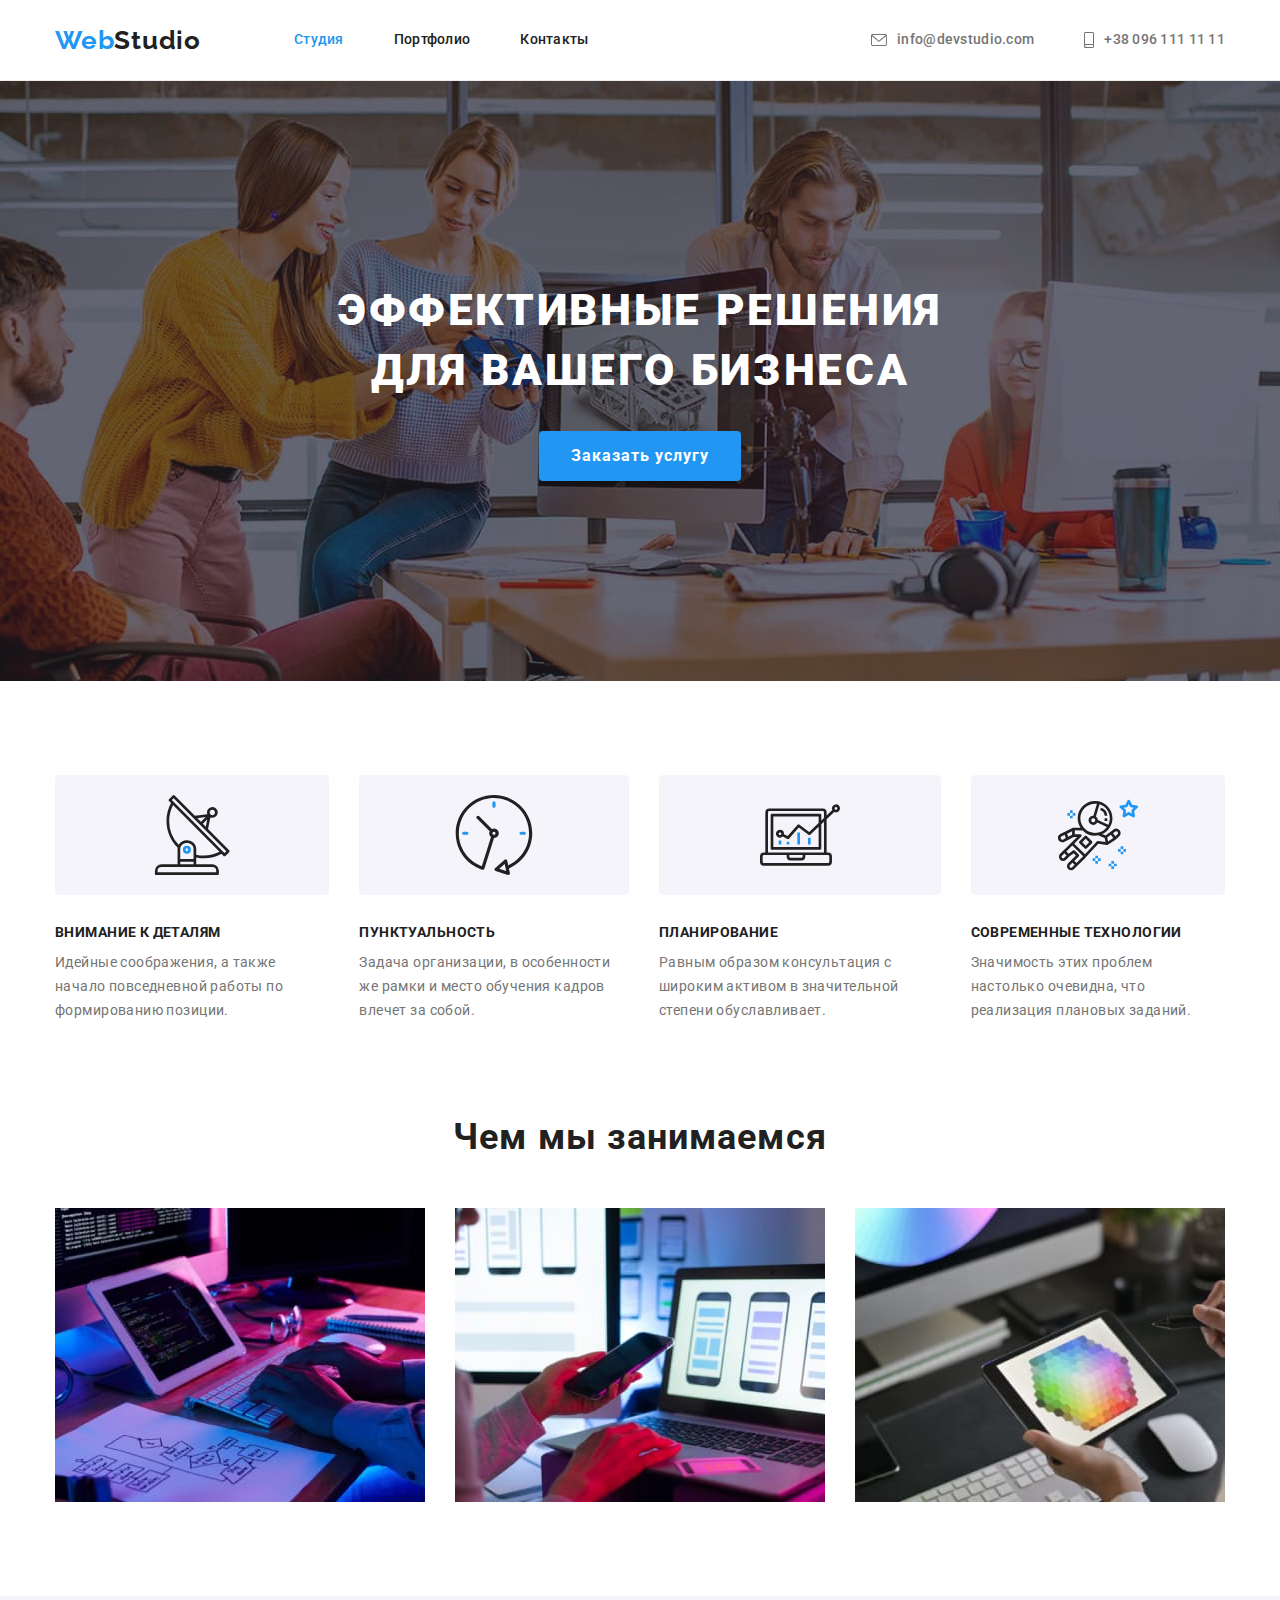
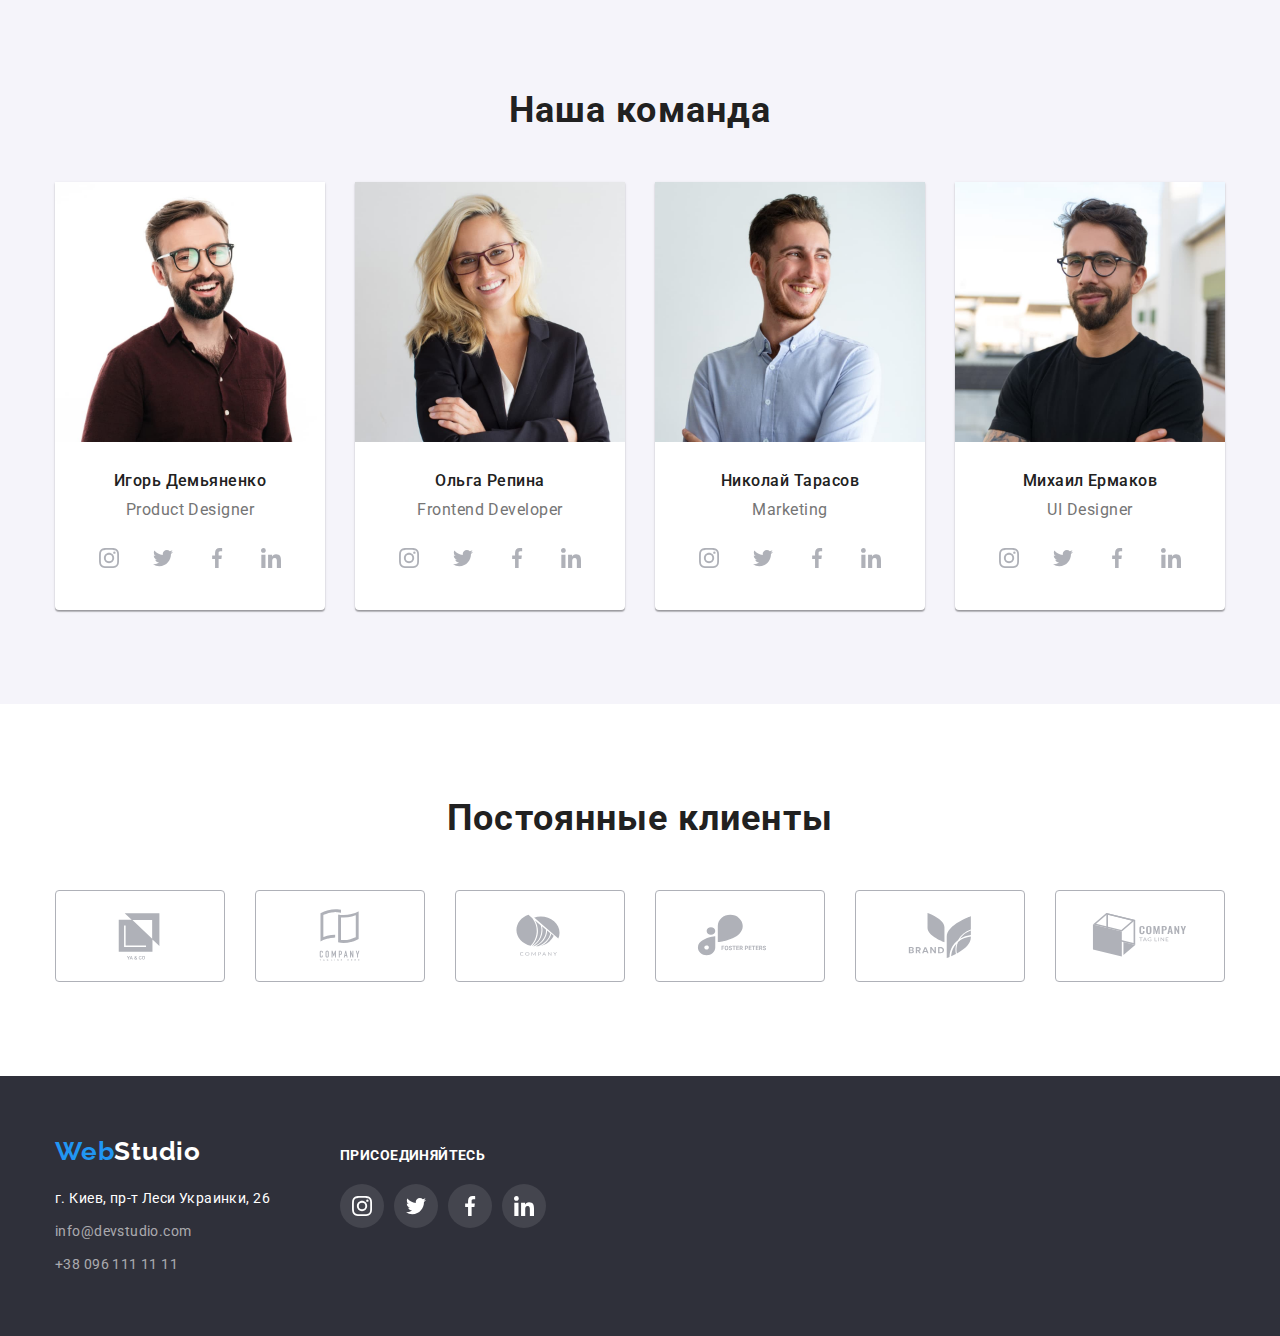
<file: index.html>
<!DOCTYPE html>
<html lang="ru">
  <head>
    <meta charset="UTF-8" />
    <meta http-equiv="X-UA-Compatible" content="IE=edge" />
    <meta name="viewport" content="width=device-width, initial-scale=1.0" />
    <title>Студия</title>
    <link rel="preconnect" href="https://fonts.googleapis.com" />
    <link rel="preconnect" href="https://fonts.gstatic.com" crossorigin />
    <link
      href="https://fonts.googleapis.com/css2?family=Raleway:wght@700&family=Roboto:wght@400;500;700;900&display=swap"
      rel="stylesheet"
    />
    <link
      rel="stylesheet"
      href="https://cdnjs.cloudflare.com/ajax/libs/modern-normalize/1.1.0/modern-normalize.min.css"
    />
    <link rel="stylesheet" href="./css/styles.css" />
  </head>
  <body>
    <!--Шапка-->
    <header class="page-header">
      <div class="container header">
        <a class="logo-link" href="./index.html" lang="en"
          ><span class="logo-web">Web</span>Studio</a
        >
        <nav class="nav">
          <ul class="site-nav list">
            <li class="site-nav-item">
              <a href="./index.html" class="site-nav-link current">Студия</a>
            </li>
            <li class="site-nav-item">
              <a href="./portfolio.html" class="site-nav-link">Портфолио</a>
            </li>
            <li class="site-nav-item"><a href="/Контакты" class="site-nav-link">Контакты</a></li>
          </ul>
        </nav>

        <ul class="auth-nav list">
          <li class="auth-nav-item">
            <a class="auth-nav-link" href="mailto:info@devstudio.com" lang="en"
              ><svg class="envelope">
                <use href="./image/icons.svg#envelope"></use>
              </svg>
              info@devstudio.com</a
            >
          </li>
          <li class="auth-nav-item">
            <a href="tel:+380961111111" class="auth-nav-link"
              ><svg class="smartphone">
                <use href="./image/icons.svg#smartphone"></use>
              </svg>
              +38 096 111 11 11</a
            >
          </li>
        </ul>
      </div>
    </header>
    <main>
      <!--Герой-->
      <section class="hero overlay section">
        <div class="container">
          <h1 class="hero-title">Эффективные решения для вашего бизнеса</h1>
          <button class="hero-button" type="button">Заказать услугу</button>
        </div>
      </section>
      <!--Преимущества компании-->
      <section class="benefits section">
        <div class="container">
          <h2 class="visually-hidden">Наши Преимущества</h2>
          <ul class="benefits-list list">
            <li class="benefits-item icon-antenna">
              <div class="icon">
                <svg class="benefits-icon" width="80" height="80">
                  <use href="./image/icons.svg#antenna"></use>
                </svg>
              </div>
              <h3 class="title">Внимание к деталям</h3>
              <p class="benefits-text">
                Идейные соображения, а также начало повседневной работы по формированию позиции.
              </p>
            </li>
            <li class="benefits-item icon-clock">
              <div class="icon">
                <svg class="benefits-icon" width="80" height="80">
                  <use href="./image/icons.svg#clock"></use>
                </svg>
              </div>
              <h3 class="title">Пунктуальность</h3>
              <p class="benefits-text">
                Задача организации, в особенности же рамки и место обучения кадров влечет за собой.
              </p>
            </li>
            <li class="benefits-item icon-diagram">
              <div class="icon">
                <svg class="benefits-icon" width="80" height="80">
                  <use href="./image/icons.svg#diagram"></use>
                </svg>
              </div>
              <h3 class="title">Планирование</h3>
              <p class="benefits-text">
                Равным образом консультация с широким активом в значительной степени обуславливает.
              </p>
            </li>
            <li class="benefits-item icon-astronaut">
              <div class="icon">
                <svg class="benefits-icon" width="80" height="80">
                  <use href="./image/icons.svg#astronaut"></use>
                </svg>
              </div>
              <h3 class="title">Современные технологии</h3>
              <p class="benefits-text">
                Значимость этих проблем настолько очевидна, что реализация плановых заданий.
              </p>
            </li>
          </ul>
        </div>
      </section>
      <!--Чем занимается компания-->
      <section class="section work">
        <div class="container">
          <h2 class="headline-primary">Чем мы занимаемся</h2>
          <ul class="work-list list">
            <li class="work-item">
              <img
                class="work-pic"
                src="./image/img.jpeg"
                alt="Человек пишет код"
                width="370"
                height="294"
              />
            </li>
            <li class="work-item">
              <img
                class="work-pic"
                src="./image/img2.jpeg"
                alt="Человек выбирает дизайн проекта"
                width="370"
                height="294"
              />
            </li>
            <li class="work-item">
              <img
                class="work-pic"
                src="./image/img3.jpeg"
                alt="Человек выбирает из цветовой палитры"
                width="370"
                height="294"
              />
            </li>
          </ul>
        </div>
      </section>
      <!--Команда-->
      <section class="team section">
        <div class="container">
          <h2 class="headline-primary">Наша команда</h2>
          <ul class="team-list list">
            <li class="team-item">
              <img
                class="gallery-pic"
                src="./image/foto1.jpeg"
                alt="Фото члена команды Игорь Демьяненко"
                width="270"
                height="260"
              />
              <div class="team-content">
                <h3 class="gallery-headline">Игорь Демьяненко</h3>
                <p class="text-index">Product Designer</p>
                <ul class="team-list-link list">
                  <li class="team-link-item">
                    <a class="social-link" href=""
                      ><svg class="social-icon" width="20" height="20">
                        <use href="./image/icons.svg#instagram"></use>
                      </svg>
                    </a>
                  </li>
                  <li class="team-link-item">
                    <a class="social-link" href=""
                      ><svg class="social-icon" width="20" height="20">
                        <use href="./image/icons.svg#twitter"></use>
                      </svg>
                    </a>
                  </li>
                  <li class="team-link-item">
                    <a class="social-link" href=""
                      ><svg class="social-icon" width="20" height="20">
                        <use href="./image/icons.svg#facebook"></use>
                      </svg>
                    </a>
                  </li>
                  <li class="team-link-item">
                    <a class="social-link" href=""
                      ><svg class="social-icon" width="20" height="20">
                        <use href="./image/icons.svg#linkedin"></use>
                      </svg>
                    </a>
                  </li>
                </ul>
              </div>
            </li>
            <li class="team-item">
              <img
                class="gallery-pic"
                src="./image/foto2.jpeg"
                alt="Фото члена команды Ольга Репина"
                width="270"
                height="260"
              />
              <div class="team-content">
                <h3 class="gallery-headline">Ольга Репина</h3>
                <p class="text-index">Frontend Developer</p>
                <ul class="team-list-link list">
                  <li class="team-link-item">
                    <a class="social-link"
                      ><svg class="social-icon" width="20" height="20">
                        <use href="./image/icons.svg#instagram"></use>
                      </svg>
                    </a>
                  </li>
                  <li class="team-link-item">
                    <a class="social-link"
                      ><svg class="social-icon" width="20" height="20">
                        <use href="./image/icons.svg#twitter"></use>
                      </svg>
                    </a>
                  </li>
                  <li class="team-link-item">
                    <a class="social-link"
                      ><svg class="social-icon" width="20" height="20">
                        <use href="./image/icons.svg#facebook"></use>
                      </svg>
                    </a>
                  </li>
                  <li class="team-link-item">
                    <a class="social-link"
                      ><svg class="social-icon" width="20" height="20">
                        <use href="./image/icons.svg#linkedin"></use>
                      </svg>
                    </a>
                  </li>
                </ul>
              </div>
            </li>
            <li class="team-item">
              <img
                class="gallery-pic"
                src="./image/foto3.jpeg"
                alt="Фото члена команды Николай Тарасов"
                width="270"
                height="260"
              />
              <div class="team-content">
                <h3 class="gallery-headline">Николай Тарасов</h3>
                <p class="text-index">Marketing</p>
                <ul class="team-list-link list">
                  <li class="team-link-item">
                    <a class="social-link"
                      ><svg class="social-icon" width="20" height="20">
                        <use href="./image/icons.svg#instagram"></use>
                      </svg>
                    </a>
                  </li>
                  <li class="team-link-item">
                    <a class="social-link"
                      ><svg class="social-icon" width="20" height="20">
                        <use href="./image/icons.svg#twitter"></use>
                      </svg>
                    </a>
                  </li>
                  <li class="team-link-item">
                    <a class="social-link"
                      ><svg class="social-icon" width="20" height="20">
                        <use href="./image/icons.svg#facebook"></use>
                      </svg>
                    </a>
                  </li>
                  <li class="team-link-item">
                    <a class="social-link"
                      ><svg class="social-icon" width="20" height="20">
                        <use href="./image/icons.svg#linkedin"></use>
                      </svg>
                    </a>
                  </li>
                </ul>
              </div>
            </li>
            <li class="team-item">
              <img
                class="gallery-pic"
                src="./image/foto4.jpeg"
                alt="Фото члена команды Михаил Ермаков"
                width="270"
                height="260"
              />
              <div class="team-content">
                <h3 class="gallery-headline">Михаил Ермаков</h3>
                <p class="text-index">UI Designer</p>
                <ul class="team-list-link list">
                  <li class="team-link-item">
                    <a class="social-link"
                      ><svg class="social-icon" width="20" height="20">
                        <use href="./image/icons.svg#instagram"></use>
                      </svg>
                    </a>
                  </li>
                  <li class="team-link-item">
                    <a class="social-link"
                      ><svg class="social-icon" width="20" height="20">
                        <use href="./image/icons.svg#twitter"></use>
                      </svg>
                    </a>
                  </li>
                  <li class="team-link-item">
                    <a class="social-link"
                      ><svg class="social-icon" width="20" height="20">
                        <use href="./image/icons.svg#facebook"></use>
                      </svg>
                    </a>
                  </li>
                  <li class="team-link-item">
                    <a class="social-link"
                      ><svg class="social-icon" width="20" height="20">
                        <use href="./image/icons.svg#linkedin"></use>
                      </svg>
                    </a>
                  </li>
                </ul>
              </div>
            </li>
          </ul>
        </div>
      </section>
      <!-- Клиенты -->
      <section class="section clients">
        <div class="container">
          <h2 class="headline-primary">Постоянные клиенты</h2>
          <ul class="list-clients list">
            <li class="item-clients">
              <a class="link-clients" href=""
                ><svg class="clients-icon" width="106" height="60">
                  <use href="./image/icons.svg#YaCo"></use>
                </svg>
              </a>
            </li>
            <li class="item-clients">
              <a class="link-clients" href=""
                ><svg class="clients-icon" width="106" height="60">
                  <use href="./image/icons.svg#company"></use>
                </svg>
              </a>
            </li>
            <li class="item-clients">
              <a class="link-clients" href=""
                ><svg class="clients-icon" width="106" height="60">
                  <use href="./image/icons.svg#Logo"></use>
                </svg>
              </a>
            </li>
            <li class="item-clients">
              <a class="link-clients" href=""
                ><svg class="clients-icon" width="106" height="60">
                  <use href="./image/icons.svg#foster"></use>
                </svg>
              </a>
            </li>
            <li class="item-clients">
              <a class="link-clients" href=""
                ><svg class="clients-icon" width="106" height="60">
                  <use href="./image/icons.svg#brand"></use>
                </svg>
              </a>
            </li>
            <li class="item-clients">
              <a class="link-clients" href=""
                ><svg class="clients-icon" width="106" height="60">
                  <use href="./image/icons.svg#tagline"></use>
                </svg>
              </a>
            </li>
          </ul>
        </div>
      </section>
    </main>
    <!--Футер-->
    <footer class="footer">
      <div class="container">
        <div class="div-footer">
          <div class="div-address">
            <a href="./index.html" class="logo-footer" lang="en"
              ><span class="logo-web">Web</span><span class="logo-studio">Studio</span></a
            >
            <address class="address">
              <ul class="address-list list">
                <li class="address-item">
                  <a
                    href="https://goo.gl/maps/HDMTTbNd2vz2HDnC8"
                    target="_blank"
                    rel="noreferr noopener"
                    class="footer-link"
                    >г. Киев, пр-т Леси Украинки, 26</a
                  >
                </li>
                <li class="address-item">
                  <a href="mailto:info@devstudio.com" class="auth-address" lang="en"
                    >info@devstudio.com</a
                  >
                </li>
                <li class="address-item">
                  <a href="tel:+380961111111" class="auth-address">+38 096 111 11 11</a>
                </li>
              </ul>
            </address>
          </div>
          <div class="div-social">
            <h2 class="footer-title">присоединяйтесь</h2>
            <ul class="footer-list-link list">
              <li class="footer-link-item">
                <a class="footer-social-link" href=""
                  ><svg class="social-icon" width="20" height="20">
                    <use href="./image/icons.svg#instagram"></use>
                  </svg>
                </a>
              </li>
              <li class="footer-link-item">
                <a class="footer-social-link" href=""
                  ><svg class="social-icon" width="20" height="20">
                    <use href="./image/icons.svg#twitter"></use>
                  </svg>
                </a>
              </li>
              <li class="footer-link-item">
                <a class="footer-social-link" href=""
                  ><svg class="footer-social-icon" width="20" height="20">
                    <use href="./image/icons.svg#facebook"></use>
                  </svg>
                </a>
              </li>
              <li class="footer-link-item">
                <a class="footer-social-link" href=""
                  ><svg class="footer-social-icon" width="20" height="20">
                    <use href="./image/icons.svg#linkedin"></use>
                  </svg>
                </a>
              </li>
            </ul>
          </div>
        </div>
      </div>
    </footer>
  </body>
</html>
</file>
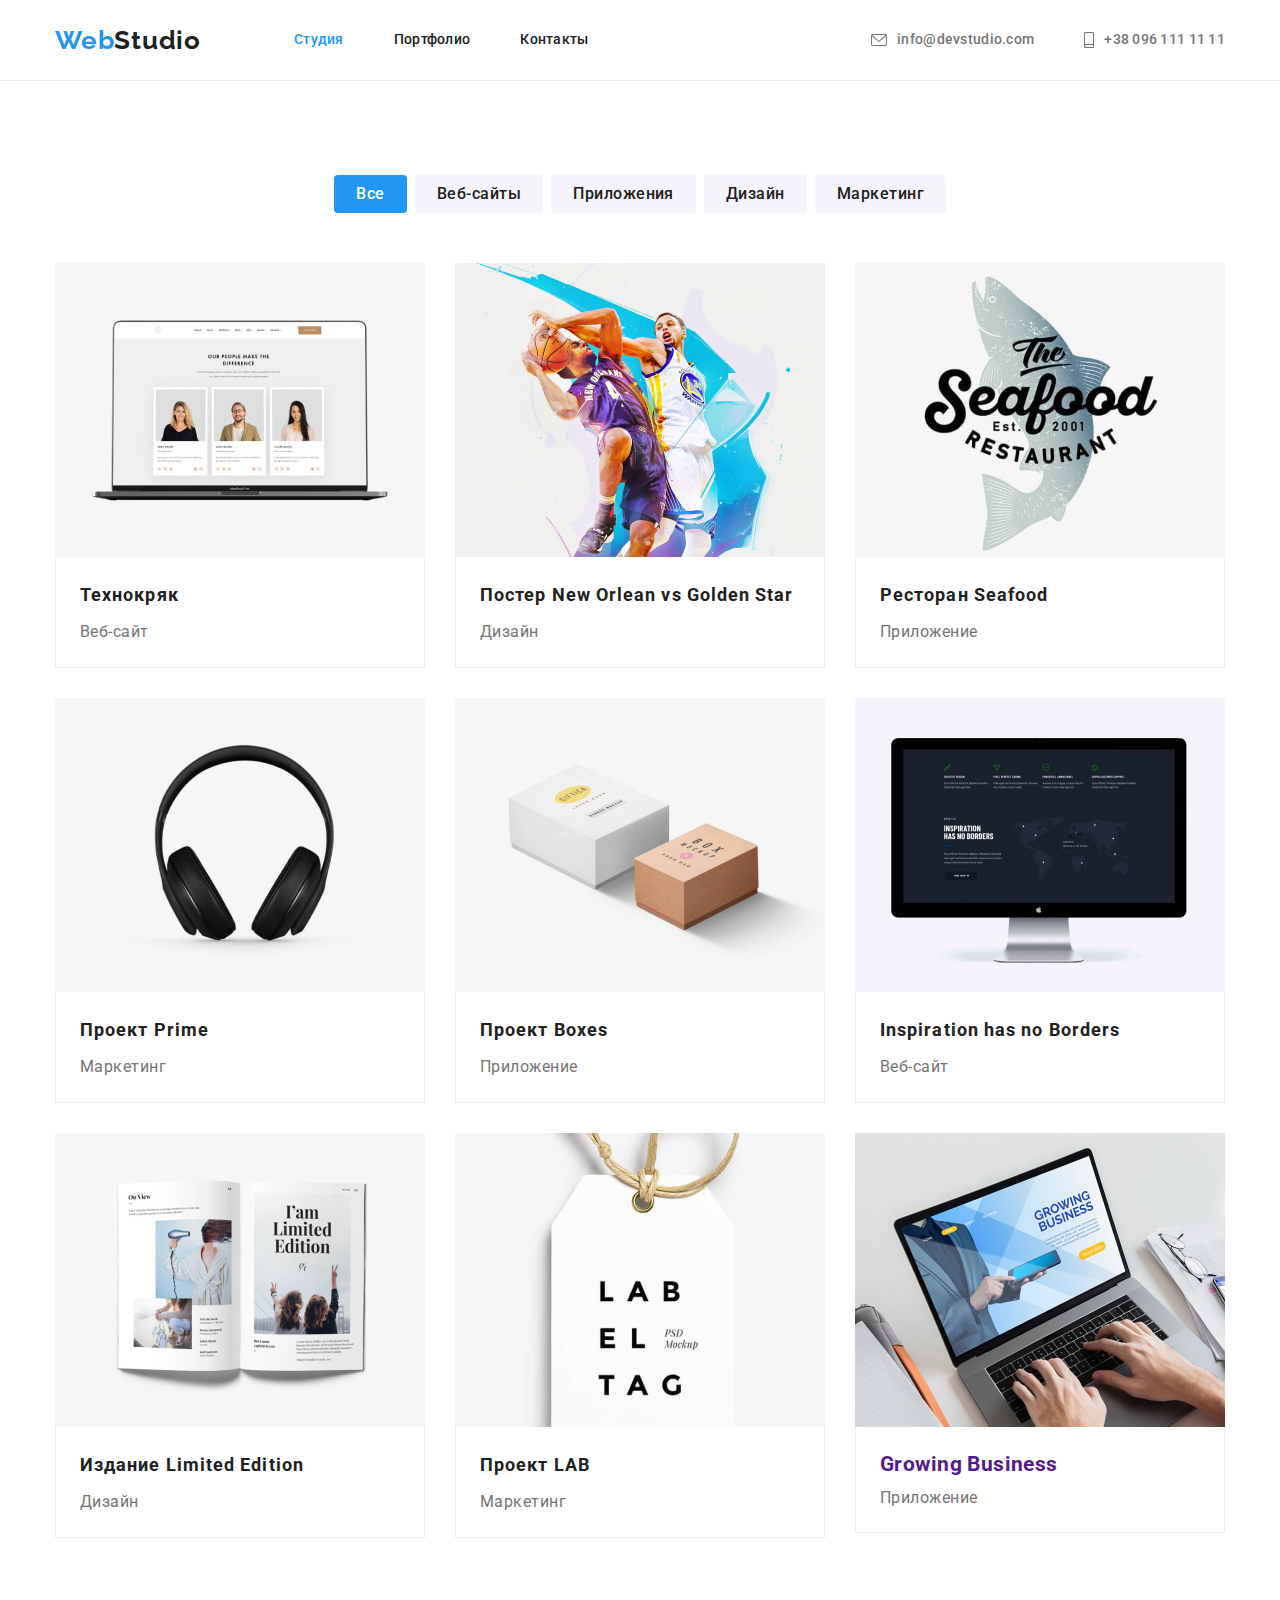
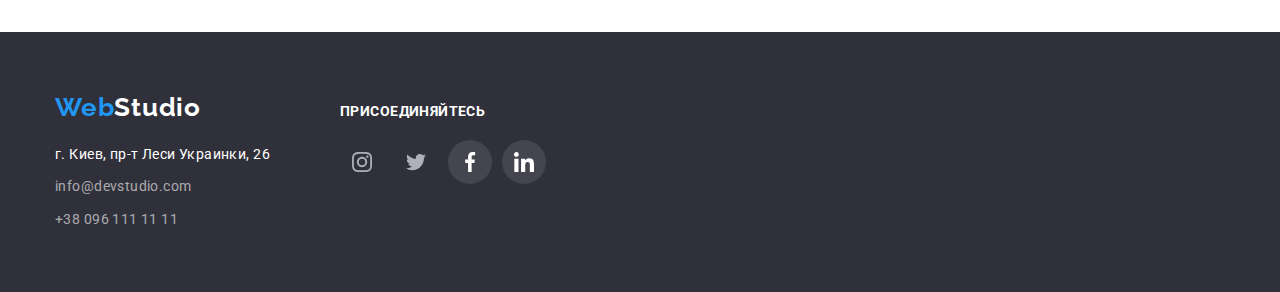
<file: portfolio.html>
<!DOCTYPE html>
<html lang="ru">
  <head>
    <meta charset="UTF-8" />
    <meta http-equiv="X-UA-Compatible" content="IE=edge" />
    <meta name="viewport" content="width=device-width, initial-scale=1.0" />
    <title>Портфолио</title>
    <link rel="preconnect" href="https://fonts.googleapis.com" />
    <link rel="preconnect" href="https://fonts.gstatic.com" crossorigin />
    <link
      href="https://fonts.googleapis.com/css2?family=Raleway:wght@700&family=Roboto:wght@400;500;700;900&display=swap"
      rel="stylesheet"
    />
    <link
      rel="stylesheet"
      href="https://cdnjs.cloudflare.com/ajax/libs/modern-normalize/1.1.0/modern-normalize.min.css"
    />
    <link rel="stylesheet" href="./css/styles.css" />
  </head>

  <body>
    <!--Шапка-->
    <header class="page-header">
      <div class="container header">
        <a class="logo-link" href="./index.html" lang="en"
          ><span class="logo-web">Web</span>Studio</a
        >
        <nav class="nav">
          <ul class="site-nav list">
            <li class="site-nav-item">
              <a href="./index.html" class="site-nav-link current">Студия</a>
            </li>
            <li class="site-nav-item">
              <a href="./portfolio.html" class="site-nav-link">Портфолио</a>
            </li>
            <li class="site-nav-item"><a href="/Контакты" class="site-nav-link">Контакты</a></li>
          </ul>
        </nav>

        <ul class="auth-nav list">
          <li class="auth-nav-item">
            <a class="auth-nav-link" href="mailto:info@devstudio.com" lang="en"
              ><svg class="envelope">
                <use href="./image/icons.svg#envelope"></use>
              </svg>
              info@devstudio.com</a
            >
          </li>
          <li class="auth-nav-item">
            <a href="tel:+380961111111" class="auth-nav-link"
              ><svg class="smartphone">
                <use href="./image/icons.svg#smartphone"></use>
              </svg>
              +38 096 111 11 11</a
            >
          </li>
        </ul>
      </div>
    </header>
    <main>
      <!--Фильтры-->
      <section class="section">
        <div class="container">
          <h1 class="visually-hidden">Примеры работ</h1>
          <ul class="button-list list">
            <li class="button-item">
              <button type="button" class="button-primary">Все</button>
            </li>
            <li class="button-item">
              <button type="button" class="button-secondary">Веб-сайты</button>
            </li>
            <li class="button-item">
              <button type="button" class="button-secondary">Приложения</button>
            </li>
            <li class="button-item">
              <button type="button" class="button-secondary">Дизайн</button>
            </li>
            <li class="button-item">
              <button type="button" class="button-secondary">Маркетинг</button>
            </li>
          </ul>

          <ul class="portfolio list">
            <li class="portfolio-item">
              <a class="portfolio-link" href="">
                <img
                  class="portfolio-pic"
                  src="./image/img-0-hw2.jpeg"
                  alt="Фото специалистов"
                  width="370"
                  height="294"
                />
                <div class="card-content">
                  <h2 class="galery-headline-portfolio">Технокряк</h2>
                  <p class="text">Веб-сайт</p>
                </div>
              </a>
            </li>
            <li class="portfolio-item">
              <a class="portfolio-link" href="">
              <img
                class="portfolio-pic"
                src="./image/img-1-hw2.jpeg"
                alt="Игроки в баскетбол"
                width="370"
                height="294"
              />
              <div class="card-content">
                <h2 class="galery-headline-portfolio">Постер New Orlean vs Golden Star</h2>
                <p class="text">Дизайн</p>
              </div>
              </a>
            </li>
            <li class="portfolio-item">
              <a class="portfolio-link" href="">
              <img
                class="portfolio-pic"
                src="./image/img-2-hw2.jpeg"
                alt="Логотив ресторана Сифуд"
                width="370"
                height="294"
              />
              <div class="card-content">
                <h2 class="galery-headline-portfolio">Ресторан <span lang="en">Seafood</span></h2>
                <p class="text">Приложение</p>
              </div>
            </a>
            </li>
            <li class="portfolio-item">
              <a class="portfolio-link" href="">
              <img
                class="portfolio-pic"
                src="./image/img-3-hw2.jpeg"
                alt="Наушники"
                width="370"
                height="294"
              />
              <div class="card-content">
                <h2 class="galery-headline-portfolio">Проект <span lang="en">Prime</span></h2>
                <p class="text">Маркетинг</p>
              </div>
              </a>
            </li>
            <li class="portfolio-item">
              <class class="portfolio-link" href="">
              <img
                class="portfolio-pic"
                src="./image/img-4-hw2.jpeg"
                alt="Коробки"
                width="370"
                height="294"
              />
              <div class="card-content">
                <h2 class="galery-headline-portfolio">Проект <span lang="en">Boxes</span></h2>
                <p class="text">Приложение</p>
              </div>
            </a>
            </li>
            <li class="portfolio-item">
              <a class="portfolio-link" href="">
              <img
                class="portfolio-pic"
                src="./image/img-5-hw2.jpeg"
                alt="Монитор"
                width="370"
                height="294"
              />
              <div class="card-content">
                <h2 class="galery-headline-portfolio"><span>Inspiration has no Borders</span></h2>
                <p class="text">Веб-сайт</p>
              </div>
              </a>
            </li>
            <li class="portfolio-item">
              <a class="portfolio-link" href="">
              <img
                class="portfolio-pic"
                src="./image/img-6-hw2.jpeg"
                alt="Книга"
                width="370"
                height="294"
              />
              <div class="card-content">
                <h2 class="galery-headline-portfolio">
                  Издание <span lang="en">Limited Edition</span>
                </h2>
                <p class="text">Дизайн</p>
              </div>
              </a>
            </li>

            <li class="portfolio-item">
              <a class="portfolio-link" href="">
              <img
                class="portfolio-pic"
                src="./image/img-7-hw2.jpeg"
                alt="Ярлык"
                width="370"
                height="294"
              />
              <div class="card-content">
                <h2 class="galery-headline-portfolio">Проект <span lang="en">LAB</span></h2>
                <p class="text">Маркетинг</p>
              </div>
              </a>
            </li>
            <li class="portfolio-item">
              <a class="portfolio-link" href="">
              <img
                class="portfolio-pic"
                src="./image/img-8-hw2.jpeg"
                alt="Человек печатает на ноутбуке"
                width="370"
                height="294"
              />
              <div class="card-content">
                <h2 class="galery-headline"><span lang="en">Growing Business</span></h2>
                <p class="text">Приложение</p>
              </div>
              </a>
            </li>
          </ul>
        </div>
      </section>
    </main>
    <!--Футер-->
    <footer class="footer">
      <div class="container">
        <div class="div-footer">
          <div class="div-address">
            <a href="./index.html" class="logo-footer" lang="en"
              ><span class="logo-web">Web</span><span class="logo-studio">Studio</span></a
            >
            <address class="address">
              <ul class="address-list list">
                <li class="address-item">
                  <a
                    href="https://goo.gl/maps/HDMTTbNd2vz2HDnC8"
                    target="_blank"
                    rel="noreferr noopener"
                    class="footer-link"
                    >г. Киев, пр-т Леси Украинки, 26</a
                  >
                </li>
                <li class="address-item">
                  <a href="mailto:info@devstudio.com" class="auth-address" lang="en"
                    >info@devstudio.com</a
                  >
                </li>
                <li class="address-item">
                  <a href="tel:+380961111111" class="auth-address">+38 096 111 11 11</a>
                </li>
              </ul>
            </address>
          </div>
          <div class="div-social">
            <h2 class="footer-title">присоединяйтесь</h2>
            <ul class="footer-list-link list">
              <li class="footer-link-item">
                <a class="social-link"
                  ><svg class="social-icon" width="20" height="20">
                    <use href="./image/icons.svg#instagram"></use>
                  </svg>
                </a>
              </li>
              <li class="footer-link-item">
                <a class="social-link"
                  ><svg class="social-icon" width="20" height="20">
                    <use href="./image/icons.svg#twitter"></use>
                  </svg>
                </a>
              </li>
              <li class="footer-link-item">
                <a class="footer-social-link"
                  ><svg class="footer-social-icon" width="20" height="20">
                    <use href="./image/icons.svg#facebook"></use>
                  </svg>
                </a>
              </li>
              <li class="footer-link-item">
                <a class="footer-social-link"
                  ><svg class="footer-social-icon" width="20" height="20">
                    <use href="./image/icons.svg#linkedin"></use>
                  </svg>
                </a>
              </li>
            </ul>
          </div>
        </div>
      </div>
    </footer>
  </body>
</html>
</file>
<file: css/styles.css>
/* Голубой текст акцент #2196F3 */
/* Черный текс основной заголовок #212121 */
/* Белый текст основной #FFFFFF */
/* Белый хедер фон  #FFFFFF */
/* Серый текст не основной #757575 */
/* Наша команда фон #F5F4FA */
/* Герой, футер фон #2F303A */
/* Телефон и мыло rgba(255, 255, 255, 0.6); */
:root {
  --primary-text-color: #212121;
  --title-text-color: #ffffff;
  --secondary-text-color: #757575;
  --accent-color: #2196f3;
  --hero-footer-bg-color: #2f303a;
  --bgc-secondary: #f5f4fa;
  --clients-logo-color: #afb1b8;
  --list-set: 30px;
  --padding-site-nav: 32px;
  --margin-fifty: 50px;
  --padding-text: 24px;
}
.visually-hidden {
  position: absolute;
  width: 1px;
  height: 1px;
  margin: -1px;
  border: 0;
  padding: 0;
  white-space: nowrap;
  clip-path: inset(100%);
  clip: rect(0 0 0 0);
  overflow: hidden;
}

/* Основное */
body {
  color: var(--primary-text-color);
  font-family: Roboto, sans-serif;
  font-size: 14px;
  line-height: 1.71;
  letter-spacing: 0.03em;
}
h1,
h2,
h3,
h4,
h5,
h6,
p {
  margin-top: 0;
  margin-bottom: 0;
}
img {
  display: block;
}
a {
  text-decoration: none;
}
.list {
  padding: 0;
  margin: 0;
  list-style: none;
}
.section {
  padding-top: 94px;
  padding-bottom: 94px;
}

.container {
  width: 1200px;
  padding-left: 15px;
  padding-right: 15px;
  margin-left: auto;
  margin-right: auto;
}

/* Лого */
.page-header {
  border-bottom: 1px solid #ececec;
}
.logo-web {
  color: var(--accent-color);
}
.logo-studio {
  color: var(--title-text-color);
}
.logo-link {
  margin-right: 93px;

  font-family: Raleway, sans-serif;
  font-weight: 700;
  font-size: 26px;
  line-height: 1.19;
  letter-spacing: 0.03em;

  color: var(--primary-text-color);
}
.logo-link:hover,
.logo-link:focus {
  color: var(--accent-color);
}

/* Навигация */
.header {
  display: flex;
  align-items: center;
}

.site-nav {
  display: flex;
  align-items: center;
}

.site-nav-link {
  color: var(--primary-text-color);
}
.site-nav-item {
  padding-top: var(--padding-site-nav);
  padding-bottom: var(--padding-site-nav);
  font-weight: 500;
  line-height: 1.14;
  letter-spacing: 0.02em;
}
.site-nav-item:not(:last-child) {
  margin-right: var(--margin-fifty);
}

.site-nav-link:hover,
.site-nav-link:focus {
  color: var(--accent-color);
}

.site-nav-link.current:hover,
.site-nav-link.current:focus {
  color: var(--accent-color);
}
.site-nav-link.current {
  color: var(--accent-color);
}
/* auth-nav */

.auth-nav {
  display: flex;
  align-items: center;
  margin-left: auto;
}

.auth-nav-link {
  display: flex;
  align-items: center;
  font-weight: 500;
  line-height: 1.14;
  letter-spacing: 0.02em;

  color: var(--secondary-text-color);
}
.auth-nav-item:not(:last-child) {
  margin-right: var(--margin-fifty);
}

.auth-nav-link:hover,
.auth-nav-link:focus {
  color: var(--accent-color);
}

.envelope {
  display: inline-flex;
  content: '';
  width: 16px;
  height: 12px;
  margin-right: 10px;
  background-size: contain;
  background-repeat: no-repeat;
  background-position: center;
  fill: currentColor;
}
.smartphone {
  display: inline-flex;
  content: '';
  width: 10px;
  height: 16px;
  margin-right: 10px;
  background-size: contain;
  background-repeat: no-repeat;
  background-position: center;
  fill: currentColor;
}
/* Хедер */
.page.header {
  color: var(--title-text-color);
}
/* Мейн */

.hero {
  padding: 200px 0;

  color: var(--title-text-color);
  background-color: #c4c4c4;
  text-align: center;
}
.overlay {
  max-width: 1600px;
  height: 600px;
  margin-left: auto;
  margin-right: auto;

  background-image: linear-gradient(to right, rgba(47, 48, 58, 0.4), rgba(47, 48, 58, 0.4)),
    url('../image/hero-bgi-sq.jpeg');
  background-size: cover;
  background-position: center;
  background-repeat: no-repeat;
}
.hero-title {
  width: 696px;
  display: flex;
  margin-left: auto;
  margin-right: auto;
  margin-bottom: var(--list-set);

  font-weight: 900;
  font-size: 44px;
  line-height: 1.36;
  letter-spacing: 0.06em;
  text-transform: uppercase;
}

.title {
  margin-bottom: 10px;

  font-size: 14px;
  font-weight: 700;
  line-height: 1.14;
  letter-spacing: 0.03em;
  text-transform: uppercase;
}
/* Секции */
.work {
  padding-top: 0;
}
.work-list {
  display: flex;
}
.work-item + .work-item {
  margin-left: var(--list-set);
}

.work-pic {
  max-width: 100%;
  height: auto;
}
/* Team */
.team {
  background-color: var(--bgc-secondary);
}
.team-list {
  display: flex;
}
.team-list-link {
  display: flex;
  justify-content: center;
  text-align: center;
}

.team-content {
  padding-top: var(--list-set);
  padding-bottom: var(--list-set);
}

.team-item {
  background-color: var(--title-text-color);
  box-shadow: 0px 1px 3px rgba(0, 0, 0, 0.12), 0px 1px 1px rgba(0, 0, 0, 0.14),
    0px 2px 1px rgba(0, 0, 0, 0.2);
  border-radius: 0px 0px 4px 4px;
}

.team-item + .team-item {
  margin-left: var(--list-set);
  text-align: center;
}
.team-link-item {
  width: 44px;
  height: 44px;
}
.team-link-item:not(:last-child) {
  margin-right: 10px;
}
.social-link:hover,
.social-link:focus {
  color: var(--title-text-color);
  background-color: var(--accent-color);
}
.social-link {
  display: flex;
  justify-content: center;
  align-items: center;
  border-radius: 50%;
  width: 100%;
  height: 100%;

  color: var(--clients-logo-color);
}
.social-icon {
  fill: currentColor;
}
/* Headline */
.headline-primary {
  justify-content: center;
  margin-bottom: var(--margin-fifty);

  font-weight: 700;
  font-size: 36px;
  line-height: 1.16;
  text-align: center;
  letter-spacing: 0.03em;
}

.gallery-headline {
  margin-bottom: 10px;

  font-weight: 500;
  font-size: 16px;
  line-height: 1.18;
  letter-spacing: 0.03em;
  text-align: center;
}

/* Portfolio */

.portfolio {
  display: flex;
  flex-wrap: wrap;
  margin-bottom: calc(-1 * var(--list-set));
  margin-right: calc(-1 * var(--list-set));
}

.card-content {
  padding-top: 20px;
  padding-right: var(--padding-text);
  padding-bottom: 20px;
  padding-left: var(--padding-text);

  border: 1px solid #eeeeee;
  border-top: none;
}
.galery-headline-portfolio {
  margin-bottom: 4px;

  font-weight: 700;
  font-size: 18px;
  line-height: 2;
  letter-spacing: 0.06em;

  color: var(--primary-text-color);
}
.button-list {
  display: flex;
  justify-content: center;
  margin-bottom: var(--margin-fifty);
}
.button-item:not(:last-child) {
  margin-right: 8px;
}
.portfolio-item {
  margin-bottom: var(--list-set);
  margin-right: var(--list-set);
  flex-basis: calc(100% / 3 - 30px);

  background-color: var(--title-text-color);
}
.portfolio-link {
  display: block;
}
.portfolio-link:hover,
.portfolio-link:focus {
  box-shadow: 0px 1px 1px rgba(0, 0, 0, 0.12), 0px 4px 4px rgba(0, 0, 0, 0.06),
    1px 4px 6px rgba(0, 0, 0, 0.16);
}

/* Text */
.text {
  font-size: 16px;
  line-height: 1.87;
  letter-spacing: 0.03em;
  color: var(--secondary-text-color);
}
.text-index {
  margin-bottom: 16px;

  font-size: 16px;
  line-height: 1.18;
  text-align: center;
  letter-spacing: 0.03em;
  color: var(--secondary-text-color);
}
/* Benefits */

.benefits-list {
  display: flex;
}
.benefits-item:not(:last-child) {
  margin-right: var(--list-set);
}
.icon {
  display: flex;
  align-items: center;
  justify-content: center;
  height: 120px;

  margin-bottom: var(--list-set);

  border-radius: 4px;

  background-color: var(--bgc-secondary);
}

.benefits-text {
  font-size: 14px;
  line-height: 1.71;
  letter-spacing: 0.03em;
  color: var(--secondary-text-color);
}
/* Кнопки */

.hero-button {
  cursor: pointer;
}
.hero-button:hover,
.hero-button:focus {
  background-color: #188ce8;
}
.hero-button {
  min-width: 200px;
  padding: 10px 32px;

  font-family: inherit;
  font-weight: 700;
  font-size: 16px;
  line-height: 1.87;
  text-align: center;
  letter-spacing: 0.06em;

  border: none;
  color: var(--title-text-color);
  background-color: var(--accent-color);
  box-shadow: 0px 4px 4px rgba(0, 0, 0, 0.15);
  border-radius: 4px;
}
.button-primary {
  cursor: pointer;
}
.button-primary:hover,
.button-primary:focus {
  box-shadow: 0px 3px 1px rgba(0, 0, 0, 0.1), 0px 1px 2px rgba(0, 0, 0, 0.08),
    0px 2px 2px rgba(0, 0, 0, 0.12);
  background-color: var(--accent-color);
}
.button-primary {
  min-width: 73px;
  padding: 6px 22px;
  text-align: center;

  font-family: inherit;
  font-weight: 500;
  font-size: 16px;
  line-height: 1.62;
  letter-spacing: 0.03em;

  border: none;
  color: var(--title-text-color);
  background-color: var(--accent-color);

  border-radius: 4px;
}
.button-secondary {
  cursor: pointer;
}
.button-secondary:hover,
.button-secondary:focus {
  box-shadow: 0px 3px 1px rgba(0, 0, 0, 0.1), 0px 1px 2px rgba(0, 0, 0, 0.08),
    0px 2px 2px rgba(0, 0, 0, 0.12);
  color: var(--title-text-color);
  background-color: var(--accent-color);
}
.button-secondary {
  display: inline-block;
  padding: 6px 22px;

  text-align: center;
  font-family: inherit;
  font-weight: 500;
  font-size: 16px;
  line-height: 1.62;
  letter-spacing: 0.03em;

  border: none;
  color: var(--primary-text-color);
  background-color: var(--bgc-secondary);
  border-radius: 4px;
}
/* Клиенты */
.list-clients {
  display: flex;
  justify-content: center;
  text-align: center;
}
.item-clients {
  width: 170px;
  height: 92px;
}
.clients-icon {
  fill: currentColor;
}

.item-clients:not(:last-child) {
  margin-right: var(--list-set);
}
.link-clients:hover,
.link-clients:focus {
  color: var(--accent-color);
  border: 1px solid var(--accent-color);
}
.link-clients {
  display: flex;
  justify-content: center;
  align-items: center;

  width: 100%;
  height: 100%;

  border: 1px solid var(--clients-logo-color);
  border-radius: 4px;
  color: var(--clients-logo-color);
}

/* Футер */

.footer {
  padding-top: 60px;
  padding-bottom: 60px;

  background-color: var(--hero-footer-bg-color);
}

.footer-link {
  color: var(--title-text-color);
  font-style: normal;
}
.footer-link:hover,
.footer-link:focus {
  color: var(--accent-color);
}

.address-item:not(:last-child) {
  margin-bottom: 9px;
}

.address {
  font-style: normal;
}

.logo-footer {
  display: block;
  margin-bottom: 20px;
  font-family: Raleway;
  font-weight: 700;
  font-size: 26px;
  line-height: 1.19;
  letter-spacing: 0.03em;
}

.auth-address {
  color: rgba(255, 255, 255, 0.6);
}

.auth-address:hover,
.auth-address:focus {
  color: var(--accent-color);
}
.footer-title {
  margin-bottom: 20px;

  font-weight: 700;
  font-size: 14px;
  line-height: 1.14;
  letter-spacing: 0.03em;
  text-transform: uppercase;

  color: var(--title-text-color);
}
.div-footer {
  display: flex;
  align-items: baseline;
}
.div-address {
  margin-right: 70px;
}

.footer-container {
  display: flex;
  align-items: center;
}

.footer-icon {
  display: flex;
}
.footer-list-link {
  display: flex;
}
.footer-link-item {
  display: flex;
  width: 44px;
  height: 44px;
}
.footer-link-item:not(:last-child) {
  margin-right: 10px;
}
.footer-social-link:hover,
.footer-social-link:focus {
  background-color: var(--accent-color);
}
.footer-social-link {
  display: flex;
  justify-content: center;
  align-items: center;
  width: 100%;
  height: 100%;

  border-radius: 50%;

  color: var(--title-text-color);
  background-color: rgba(255, 255, 255, 0.1);
}
.footer-social-icon {
  fill: currentColor;
}
</file>
